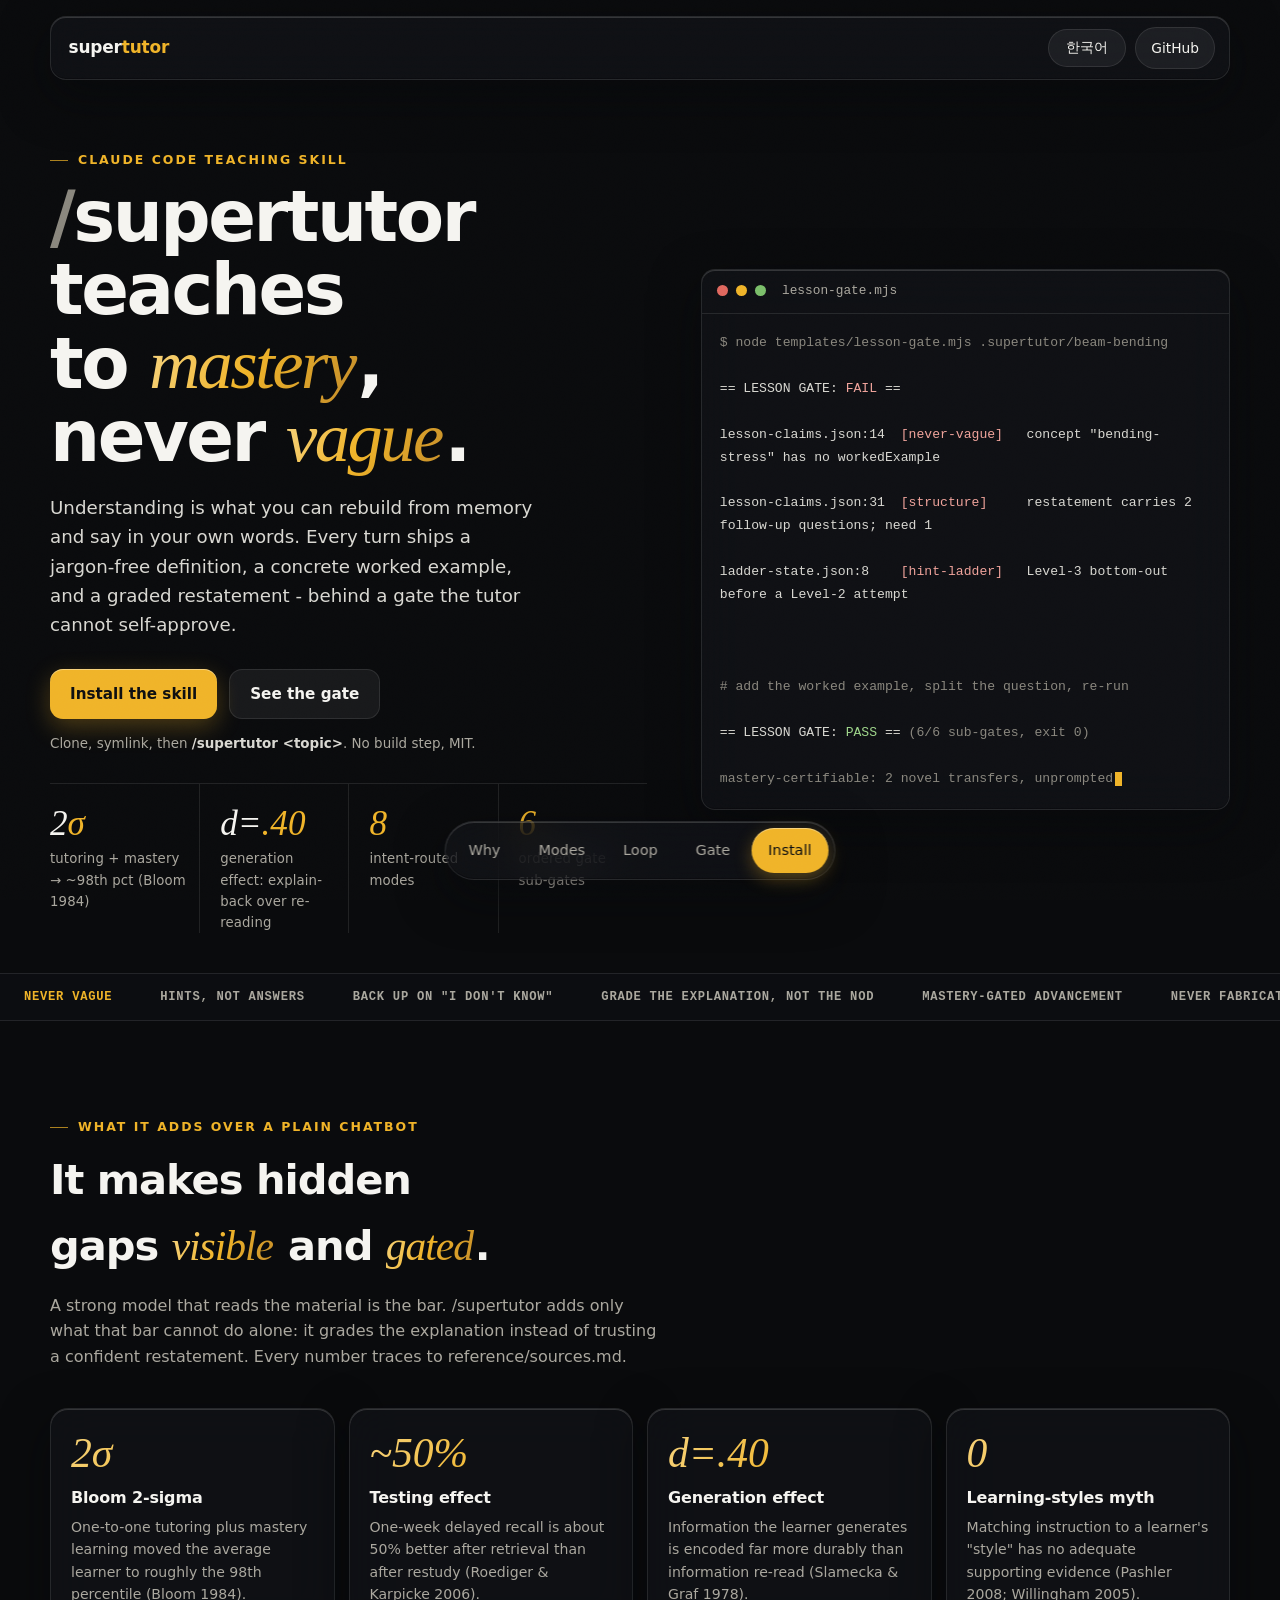
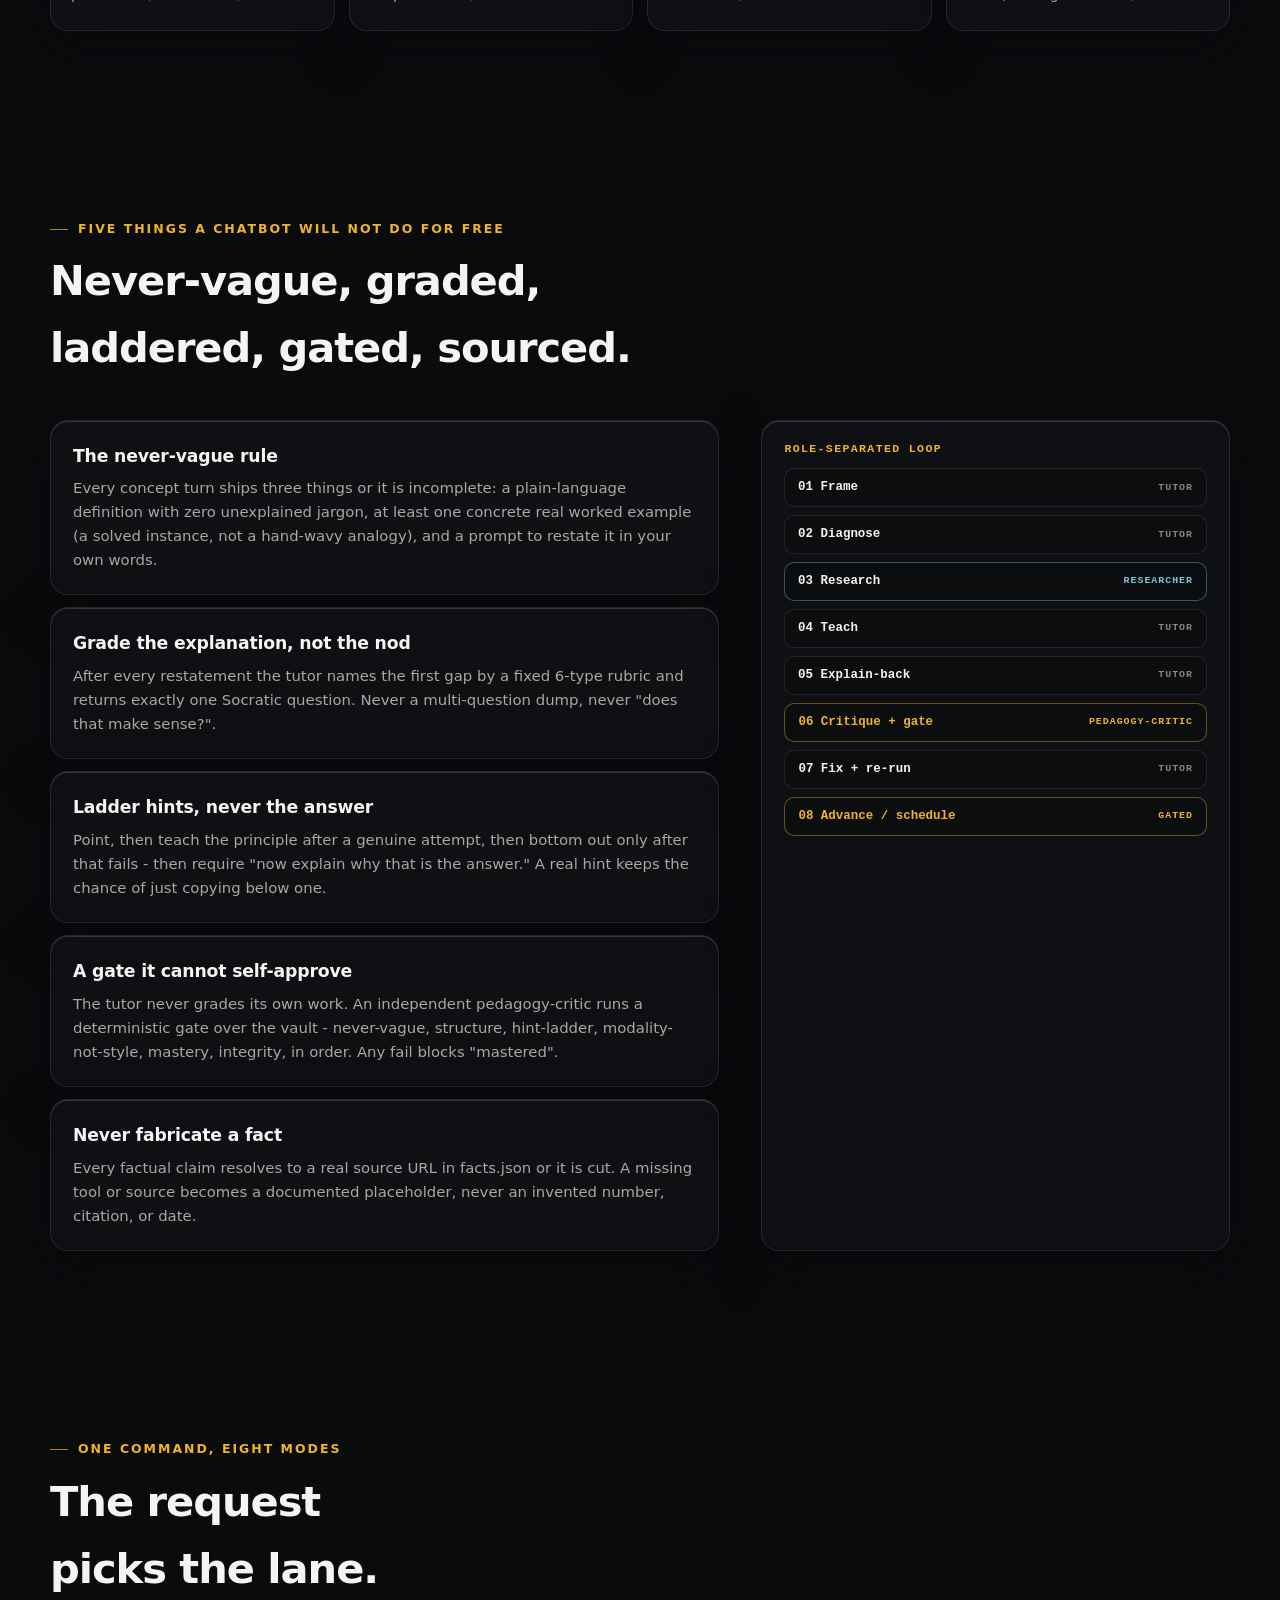
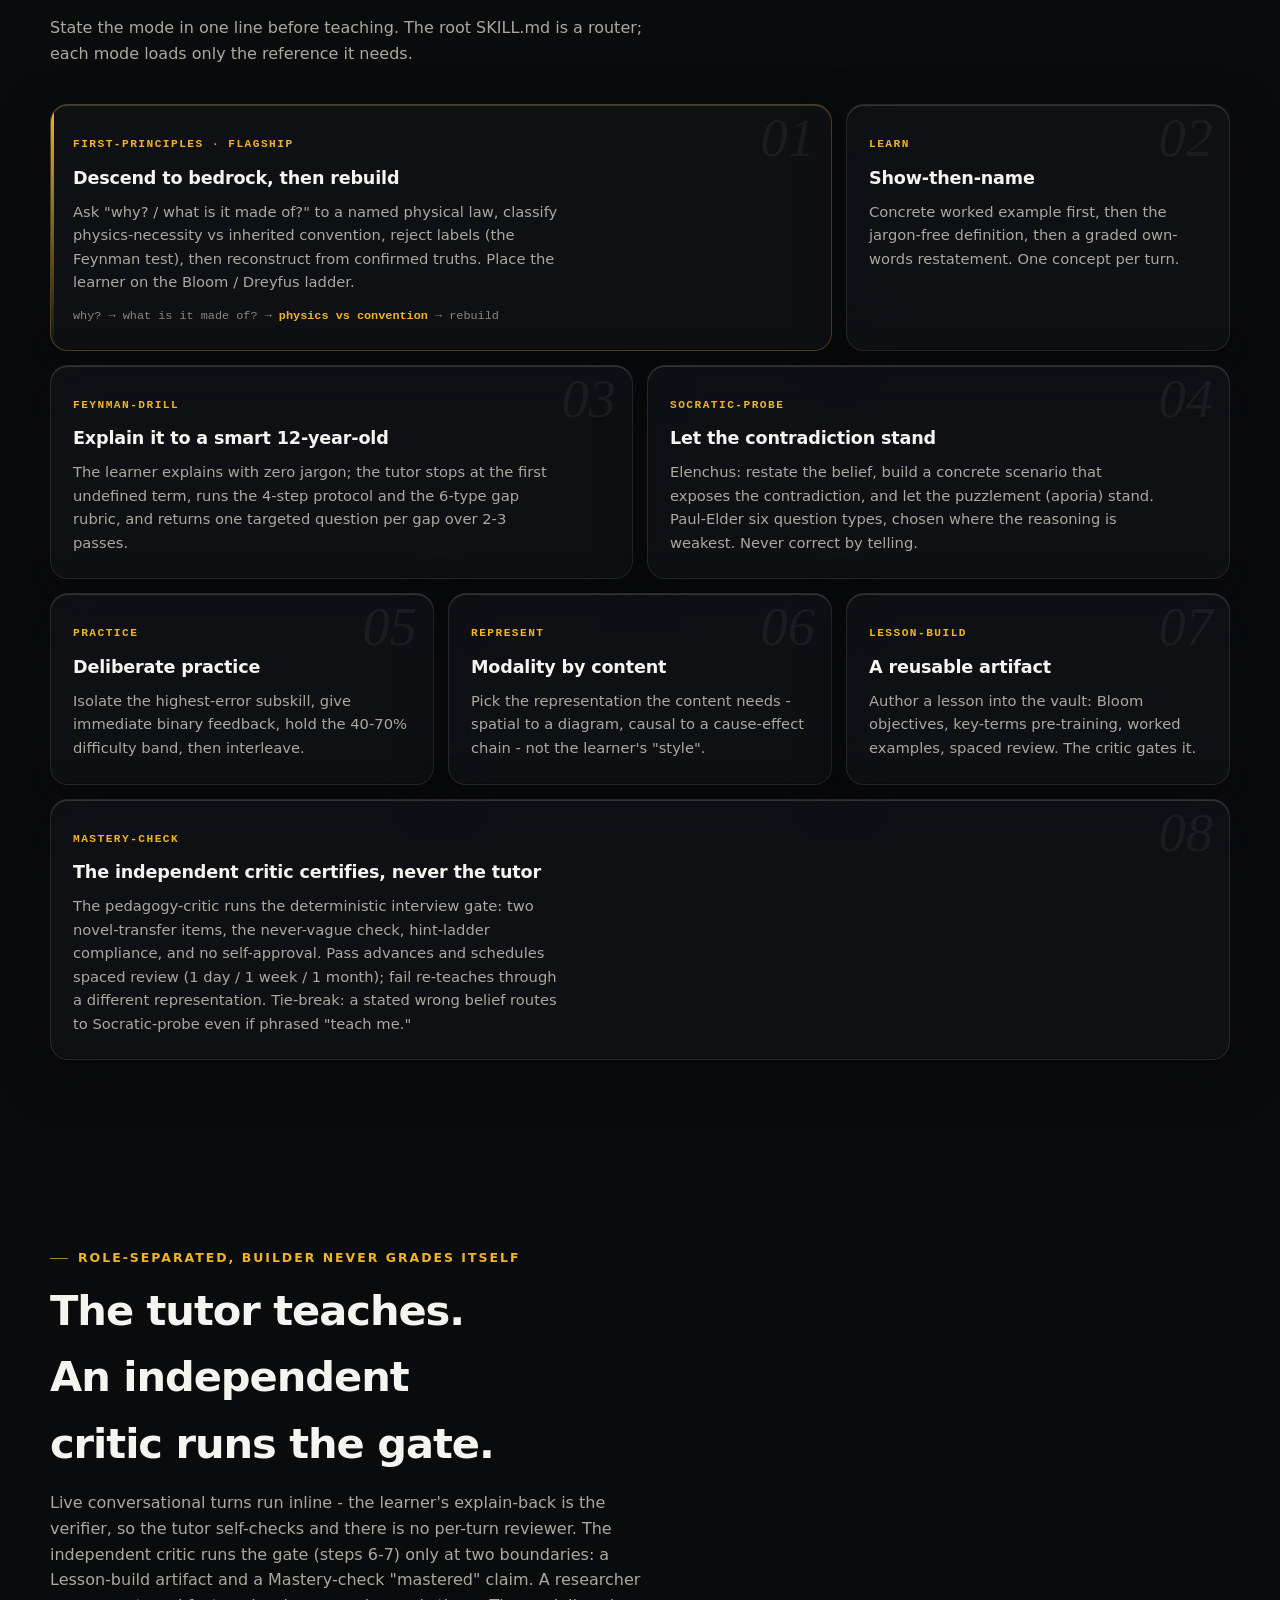
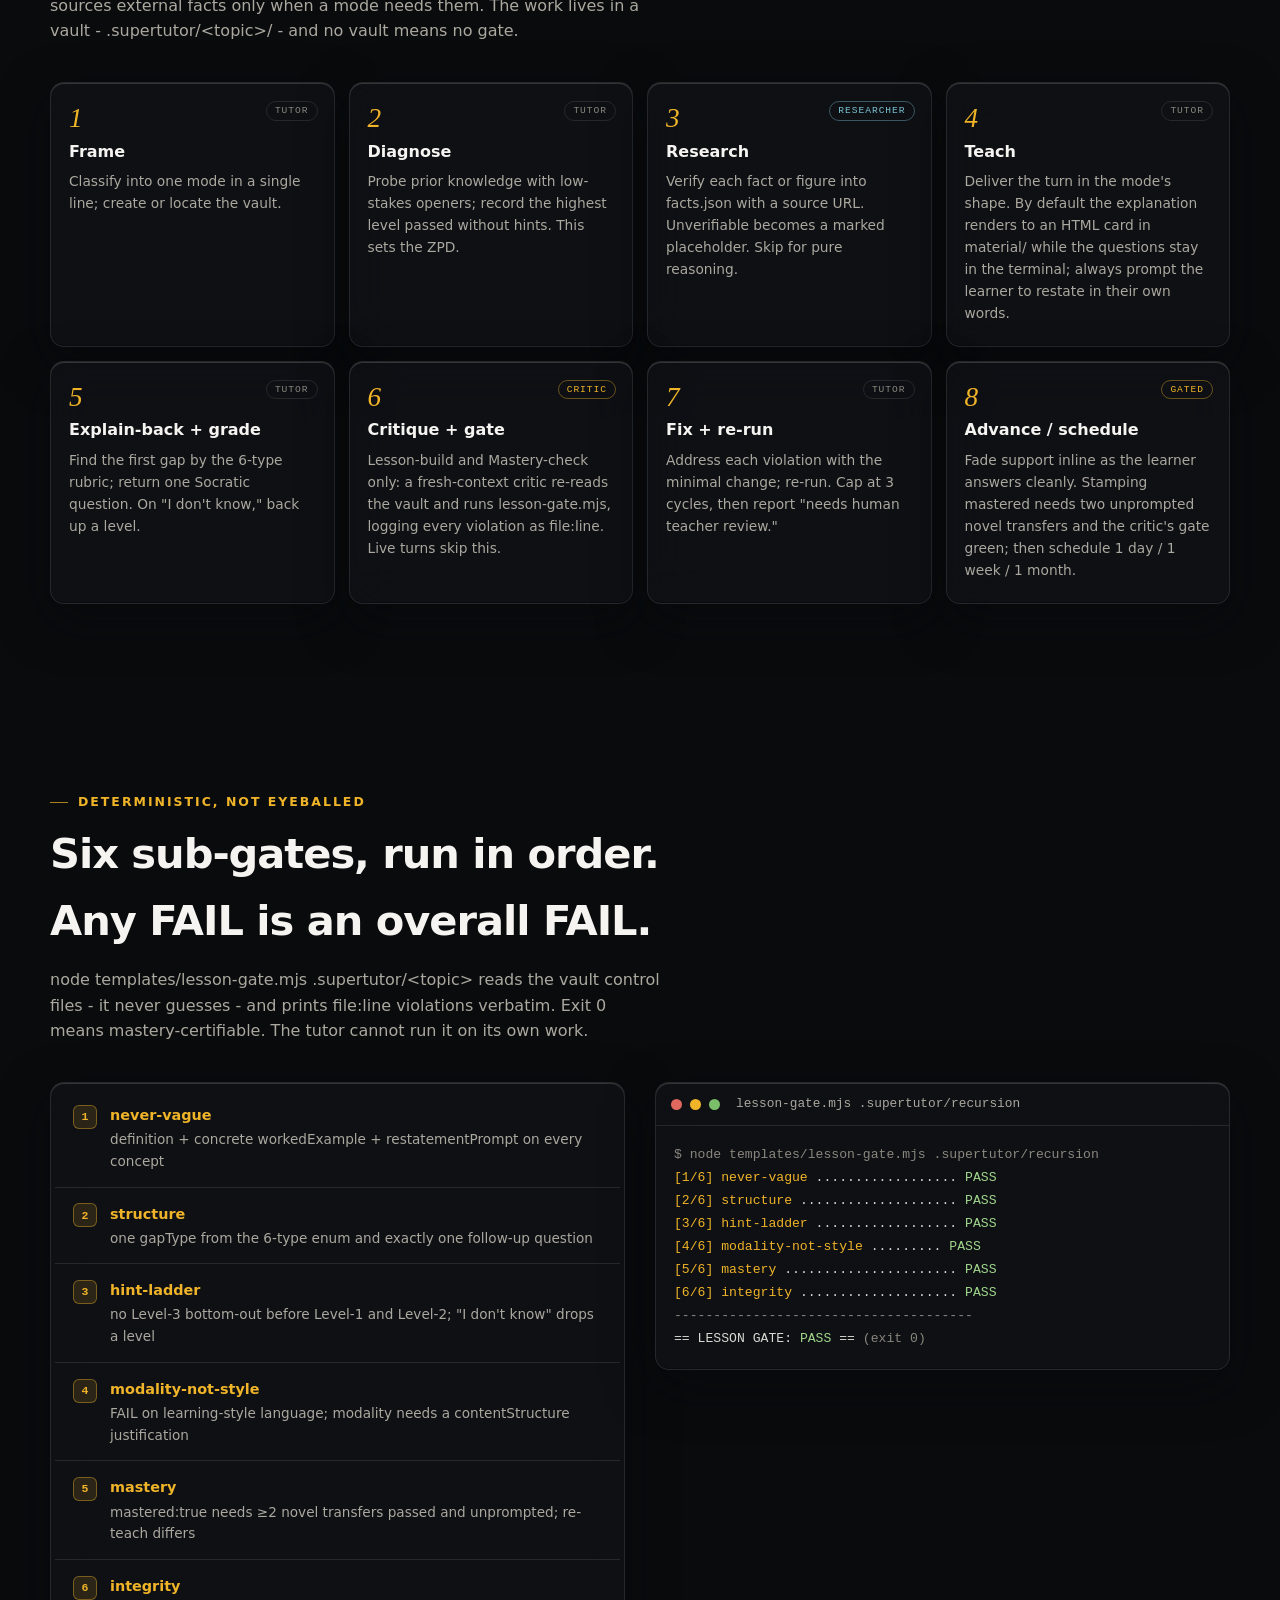
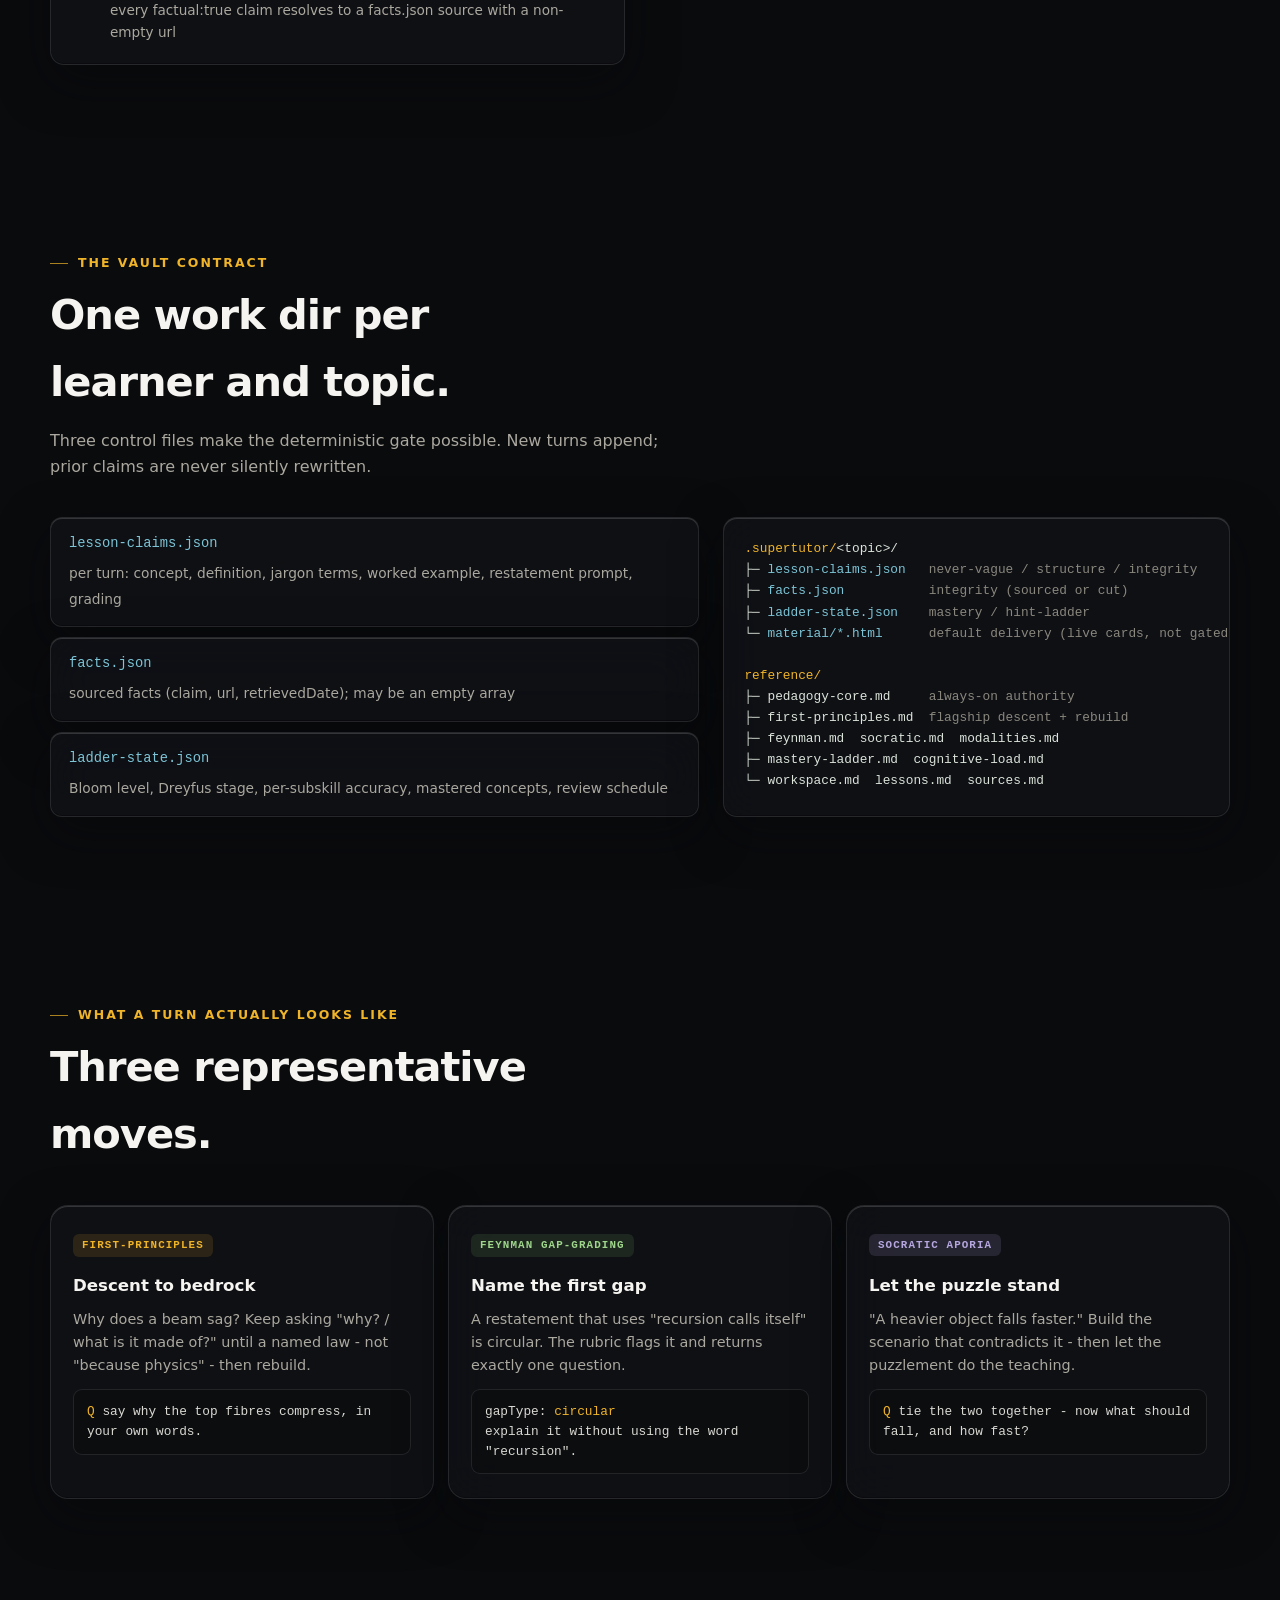
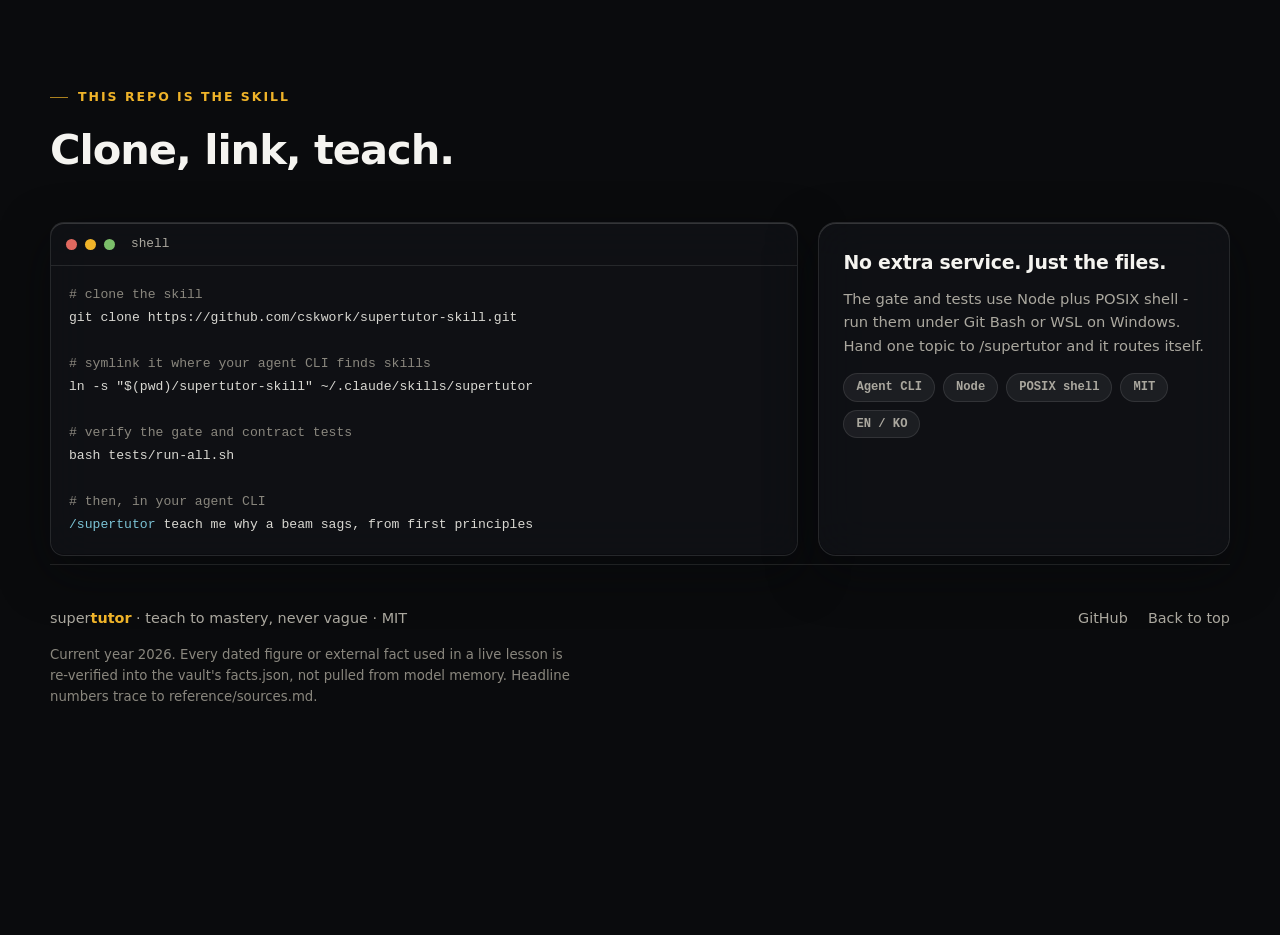
<file: docs/index.html>
<!doctype html>
<html lang="en">
<head>
<meta charset="utf-8">
<meta name="viewport" content="width=device-width, initial-scale=1">
<title>/supertutor - teach to mastery, never vague</title>
<meta name="description" content="A Claude Code skill that teaches anyone anything to genuine mastery - first-principles engineering as the flagship - via Feynman explain-back and Socratic hints, behind a deterministic gate the tutor cannot self-approve. English and Korean.">
<meta property="og:title" content="/supertutor - teach to mastery, never vague">
<meta property="og:description" content="Never-vague teaching: a jargon-free definition, a concrete worked example, and a graded own-words restatement on every turn. Behind a gate with no self-approval.">
<meta property="og:type" content="website">
<link rel="icon" href="data:image/svg+xml,%3Csvg xmlns='http://www.w3.org/2000/svg' viewBox='0 0 32 32'%3E%3Crect width='32' height='32' rx='8' fill='%23f0b429'/%3E%3Ctext x='16' y='23' font-family='Georgia,serif' font-style='italic' font-size='20' font-weight='600' text-anchor='middle' fill='%230a0b0d'%3Et%3C/text%3E%3C/svg%3E">
<style>
  :root{
    --bg:#0a0b0d; --glass:rgba(20,22,27,.58); --glass-strong:rgba(20,22,27,.78);
    --ink:#f5f4f0; --body:#d9d8d2; --muted:#aba89f; --soft:#8a877e;
    --line:rgba(245,244,240,.10); --line-strong:rgba(245,244,240,.18);
    --accent:#f0b429; --accent-deep:#c8902a; --accent-soft:rgba(240,180,41,.13);
    --accent-ink:#0e0f11;
    --green:#9fd68b; --green-deep:#7bbf6a; --green-soft:rgba(123,191,106,.13);
    --red:#f0a39b; --red-soft:rgba(240,163,155,.12);
    --cyan:#7cc4d6; --violet:#b6a7e0;
    --hl:rgba(245,244,240,.16); --hl-soft:rgba(245,244,240,.06);
    --shadow:0 16px 48px rgba(6,7,9,.5);
    --ease:cubic-bezier(.16,1,.3,1);
    --r-card:18px; --r-term:14px;
    --maxw:1180px; --fs:1;
    --sans:ui-sans-serif, system-ui, -apple-system, "Segoe UI", "Noto Sans KR", "Apple SD Gothic Neo", "Malgun Gothic", sans-serif;
    --serif:"Newsreader", Georgia, "Times New Roman", serif;
    --mono:ui-monospace, "SF Mono", "JetBrains Mono", Consolas, "Liberation Mono", Menlo, monospace;
  }
  *{box-sizing:border-box}
  html{scroll-behavior:smooth; background:var(--bg)}
  body{
    margin:0; min-width:320px; background:var(--bg); color:var(--body);
    font-family:var(--sans); font-size:calc(16px * var(--fs)); line-height:1.6;
    -webkit-font-smoothing:antialiased; padding-bottom:104px; overflow-x:hidden;
  }

  /* Language: .en / .ko spans toggled by html[lang]; default en. */
  html[lang="en"] .ko{ display:none !important; }
  html[lang="ko"] .en{ display:none !important; }
  html[lang="ko"] body{ word-break:keep-all; }
  html[lang="ko"] .term pre, html[lang="ko"] .ticker, html[lang="ko"] .ascii{ word-break:normal; }

  a{color:inherit; text-decoration:none}
  a:hover{color:var(--accent)}
  a:focus-visible, button:focus-visible{ outline:2px solid var(--accent); outline-offset:3px; border-radius:6px }
  code, kbd, pre, .mono{ font-family:var(--mono) }
  b{color:var(--ink)}
  .wrap{ position:relative; z-index:2; width:min(var(--maxw), calc(100% - 40px)); margin:0 auto }
  .accent{color:var(--accent)}
  .serif{
    font-family:var(--serif); font-style:italic; font-weight:500;
    background:linear-gradient(115deg,#f6d27a 6%,var(--accent) 48%,var(--accent-deep) 95%);
    -webkit-background-clip:text; background-clip:text; color:transparent; padding-right:.04em;
  }
  html[lang="ko"] .serif{ font-style:normal; font-weight:700; padding-right:0 }
  .eyebrow{ font-size:.78rem; letter-spacing:.16em; text-transform:uppercase; color:var(--accent); font-weight:600 }
  .eyebrow::before{ content:""; display:inline-block; width:18px; height:1px; background:var(--accent); vertical-align:middle; margin-right:10px; opacity:.7 }

  /* Depth layers: aurora z-3, grain z90. */
  body::before{
    content:""; position:fixed; inset:-12%; z-index:-3; pointer-events:none;
    background:
      radial-gradient(38% 46% at 14% 8%, rgba(240,180,41,.16), transparent 70%),
      radial-gradient(44% 44% at 86% 12%, rgba(124,196,214,.14), transparent 70%),
      radial-gradient(50% 50% at 80% 86%, rgba(182,167,224,.12), transparent 72%),
      radial-gradient(42% 42% at 16% 92%, rgba(123,191,106,.10), transparent 72%);
    filter:saturate(118%); animation:aurora 30s ease-in-out infinite;
  }
  @keyframes aurora{ 0%,100%{transform:translate3d(0,0,0) scale(1)} 50%{transform:translate3d(-1.4%,1.1%,0) scale(1.05)} }
  body::after{
    content:""; position:fixed; inset:0; z-index:90; pointer-events:none; opacity:.05; mix-blend-mode:overlay;
    background-image:url('data:image/svg+xml;utf8,<svg xmlns="http://www.w3.org/2000/svg" width="160" height="160"><filter id="n"><feTurbulence type="fractalNoise" baseFrequency="0.82" numOctaves="2" stitchTiles="stitch"/></filter><rect width="160" height="160" filter="url(%23n)" opacity="0.55"/></svg>');
  }

  .glass{
    background:var(--glass);
    -webkit-backdrop-filter:blur(22px) saturate(150%); backdrop-filter:blur(22px) saturate(150%);
    border:1px solid var(--line);
    box-shadow:inset 0 1px 0 var(--hl), inset 0 -1px 0 rgba(6,7,9,.4), var(--shadow);
  }
  @media (prefers-reduced-transparency:reduce){
    .glass{ background:rgba(22,24,28,.97); -webkit-backdrop-filter:none; backdrop-filter:none }
  }

  /* Glass topbar */
  .topbar{ position:fixed; top:16px; left:50%; transform:translateX(-50%); z-index:60; width:min(var(--maxw), calc(100% - 32px)); border-radius:16px }
  .top-row{ display:flex; align-items:center; justify-content:space-between; gap:14px; padding:10px 14px 10px 18px }
  .brand{ font-weight:700; color:var(--ink); font-size:1.06rem; letter-spacing:-.01em }
  .brand b{ color:var(--accent) }
  .top-right{ display:flex; gap:9px; align-items:center }
  .pill{ border:1px solid var(--line); padding:9px 15px; border-radius:999px; color:var(--ink); font-size:.86rem; background:var(--hl-soft); transition:border-color .2s var(--ease), transform .2s var(--ease) }
  .pill:hover{ border-color:rgba(240,180,41,.55); transform:translateY(-1px); color:var(--ink) }
  .lang{ cursor:pointer; font-family:inherit; min-width:78px; text-align:center }

  /* Fixed glass dock with hover magnification */
  .dock{ position:fixed; left:50%; bottom:20px; transform:translateX(-50%); z-index:60; display:flex; gap:4px; padding:6px; border-radius:999px; max-width:calc(100% - 24px) }
  .dock a{ position:relative; padding:11px 17px; border-radius:999px; color:var(--muted); font-size:.9rem; font-weight:500; white-space:nowrap; transition:color .25s var(--ease), transform .3s var(--ease) }
  .dock a:hover{ color:var(--ink); transform:translateY(-3px) scale(1.07) }
  .dock a:has(+ a:hover), .dock a:hover + a{ transform:translateY(-1px) scale(1.03) }
  .dock a.active{ color:var(--accent-ink); background:var(--accent); box-shadow:inset 0 1px 0 rgba(255,247,224,.45), 0 6px 18px rgba(240,180,41,.32) }
  @media (max-width:620px){ .dock a{ padding:10px 12px; font-size:.82rem } .dock{ gap:2px; padding:5px } }

  /* Hero */
  .hero{ padding:146px 0 40px; display:grid; grid-template-columns:1.06fr .94fr; gap:54px; align-items:center; min-height:86dvh }
  .hero h1{ font-size:clamp(2.5rem,5.6vw,4.4rem); line-height:1.04; letter-spacing:-.035em; color:var(--ink); margin:.6rem 0 0; font-weight:700; text-wrap:balance }
  .hero h1 .slash{ color:var(--soft) }
  .hero p.lede{ font-size:1.14rem; color:var(--body); max-width:42ch; margin:1.2rem 0 0 }
  [data-stage]{ opacity:0; transform:translateY(18px); animation:rise .85s var(--ease) forwards; animation-delay:calc(var(--i,0) * 110ms) }
  @keyframes rise{ to{ opacity:1; transform:none } }
  .cta-row{ display:flex; gap:12px; margin-top:30px; flex-wrap:wrap }
  .btn{ position:relative; overflow:hidden; display:inline-flex; align-items:center; gap:8px; min-height:44px; padding:12px 20px; border-radius:13px; font-weight:600; font-size:.95rem; transition:transform .25s var(--ease), box-shadow .25s var(--ease), border-color .2s var(--ease) }
  .btn-primary{ background:var(--accent); color:var(--accent-ink); box-shadow:inset 0 1px 0 rgba(255,247,224,.45), 0 8px 24px rgba(240,180,41,.28) }
  .btn-primary::after{ content:""; position:absolute; top:0; bottom:0; left:-60%; width:40%; transform:skewX(-18deg); background:linear-gradient(90deg, transparent, rgba(255,247,224,.5), transparent); transition:left .55s var(--ease) }
  .btn-primary:hover{ transform:translateY(-2px); color:var(--accent-ink) }
  .btn-primary:hover::after{ left:120% }
  .btn-ghost{ color:var(--ink); border:1px solid var(--line); background:var(--hl-soft) }
  .btn-ghost:hover{ transform:translateY(-2px); border-color:rgba(240,180,41,.5) }
  .cta-note{ margin:14px 0 0; font-size:.84rem; color:var(--muted) }
  .cta-note b{ color:var(--body); font-weight:600 }

  /* Stat grid */
  .stats{ display:grid; grid-template-columns:repeat(4,1fr); gap:0; margin:28px 0 0; border-top:1px solid var(--line) }
  .stat{ padding:22px 8px 0; border-left:1px solid var(--line) }
  .stat:first-child{ border-left:none; padding-left:0 }
  .stat:not(:first-child){ padding-left:20px }
  .stat .n{ font-family:var(--serif); font-style:italic; font-weight:500; font-size:2.2rem; color:var(--ink); line-height:1 }
  .stat .n em{ font-style:inherit; color:var(--accent) }
  .stat p{ margin:.45rem 0 0; font-size:.83rem; color:var(--muted); letter-spacing:.01em }
  @media (max-width:820px){ .stats{ grid-template-columns:1fr 1fr; row-gap:22px } .stat:nth-child(3){ border-left:none; padding-left:0 } }

  /* Terminal */
  .term{ border-radius:var(--r-term); overflow:hidden }
  .term-bar{ display:flex; align-items:center; gap:8px; padding:11px 15px; border-bottom:1px solid var(--line) }
  .dot{ width:11px; height:11px; border-radius:50% }
  .dot.a{ background:#e0685f } .dot.b{ background:var(--accent) } .dot.c{ background:var(--green-deep) }
  .term-title{ margin-left:8px; font-size:.8rem; color:var(--muted); font-family:var(--mono) }
  .term pre{ margin:0; padding:18px; font-family:var(--mono); font-size:calc(.82rem * var(--fs)); line-height:1.75; color:var(--body); overflow-x:auto; white-space:pre-wrap }
  .term .ok{ color:var(--green) } .term .bad{ color:var(--red) } .term .dim{ color:var(--soft) } .term .cy{ color:var(--cyan) } .term .am{ color:var(--accent) }
  .tline{ display:block; opacity:0; animation:lineIn .01s steps(1) forwards; animation-delay:var(--t,0s) }
  @keyframes lineIn{ to{ opacity:1 } }
  .caret::after{ content:""; display:inline-block; width:.55em; height:1.05em; margin-left:2px; vertical-align:text-bottom; background:var(--accent); animation:blink 1.1s steps(1) infinite }
  @keyframes blink{ 50%{ opacity:0 } }

  /* Ticker */
  .ticker-wrap{ position:relative; z-index:2; border-top:1px solid var(--line); border-bottom:1px solid var(--line); overflow:hidden; background:rgba(14,16,20,.6) }
  .ticker{ display:flex; gap:0; width:max-content; animation:tick 34s linear infinite }
  .ticker-wrap:hover .ticker{ animation-play-state:paused }
  @keyframes tick{ to{ transform:translateX(-50%) } }
  .ticker span{ display:inline-flex; align-items:center; min-height:46px; padding:0 24px; color:var(--muted); font:700 .76rem/1 var(--mono); letter-spacing:.06em; text-transform:uppercase; white-space:nowrap }
  .ticker b{ color:var(--accent) }

  /* Sections */
  section{ padding:clamp(58px,8vw,92px) 0; position:relative; z-index:2 }
  section[id]{ scroll-margin-top:92px }
  .sec-head{ max-width:60ch }
  .sec-head h2{ font-size:clamp(1.8rem,3.5vw,2.6rem); color:var(--ink); letter-spacing:-.025em; margin:.5rem 0 0; font-weight:700; text-wrap:balance }
  .sec-head p{ color:var(--muted); margin:.8rem 0 0; font-size:calc(1rem * var(--fs)) }

  /* Why metrics */
  .metrics{ display:grid; grid-template-columns:repeat(4,1fr); gap:14px; margin-top:38px }
  .metric{ padding:24px 20px; border-radius:var(--r-card) }
  .metric .big{ font-family:var(--serif); font-style:italic; font-weight:500; font-size:2.6rem; line-height:1; background:linear-gradient(120deg,#f6d27a,var(--accent) 55%,var(--accent-deep)); -webkit-background-clip:text; background-clip:text; color:transparent }
  html[lang="ko"] .metric .big{ font-style:normal; font-weight:700 }
  .metric h3{ margin:.7rem 0 .3rem; color:var(--ink); font-size:1rem; letter-spacing:-.01em }
  .metric p{ margin:0; color:var(--muted); font-size:.88rem }
  @media (max-width:860px){ .metrics{ grid-template-columns:1fr 1fr } }

  /* Workflow split */
  .split{ display:grid; grid-template-columns:minmax(0,1fr) minmax(300px,.7fr); gap:clamp(22px,4vw,42px); align-items:stretch; margin-top:38px }
  .claim-stack{ display:grid; gap:12px }
  .claim{ padding:22px; border-radius:var(--r-card) }
  .claim h3{ margin:0 0 7px; color:var(--ink); font-size:1.08rem; letter-spacing:-.01em }
  .claim p{ margin:0; color:var(--muted); font-size:.93rem }
  .route{ position:relative; padding:22px; border-radius:var(--r-card); overflow:hidden }
  .route h4{ margin:0 0 14px; font:600 .72rem/1 var(--mono); letter-spacing:.12em; text-transform:uppercase; color:var(--accent) }
  .route-step{ display:flex; align-items:center; justify-content:space-between; gap:14px; margin:0 0 8px; padding:11px 13px; border:1px solid var(--line); border-radius:10px; background:rgba(10,11,13,.5); color:var(--muted); font:600 .78rem/1.2 var(--mono) }
  .route-step b{ color:var(--ink) }
  .route-step .who{ font-size:.62rem; letter-spacing:.1em; text-transform:uppercase; color:var(--soft) }
  .route-step.critic{ border-color:rgba(240,180,41,.4) } .route-step.critic b{ color:var(--accent) } .route-step.critic .who{ color:var(--accent) }
  .route-step.research{ border-color:rgba(124,196,214,.4) } .route-step.research .who{ color:var(--cyan) }

  /* Bento */
  .bento{ display:grid; grid-template-columns:repeat(6,1fr); gap:14px; margin-top:38px }
  .card{ position:relative; overflow:hidden; border-radius:var(--r-card); padding:24px 22px; transition:border-color .3s var(--ease), transform .3s var(--ease) }
  .card .tag{ font:600 .7rem/1 var(--mono); letter-spacing:.13em; text-transform:uppercase; color:var(--accent) }
  .card.flag .tag{ color:var(--accent) }
  .card h3{ margin:.55rem 0 0; color:var(--ink); font-size:1.1rem; letter-spacing:-.01em; position:relative }
  .card p{ margin:.5rem 0 0; font-size:.92rem; color:var(--muted); position:relative; max-width:52ch }
  .card .pipe{ margin-top:14px; font:.74rem/1.5 var(--mono); color:var(--soft) }
  .card .pipe b{ color:var(--accent); font-weight:600 }
  .card .gnum{ position:absolute; right:16px; top:6px; font-family:var(--serif); font-style:italic; font-size:3.4rem; line-height:1; color:rgba(245,244,240,.06); user-select:none; pointer-events:none }
  .card::after{ content:""; position:absolute; inset:0; border-radius:inherit; opacity:0; pointer-events:none; transition:opacity .35s var(--ease); background:radial-gradient(240px circle at var(--mx,50%) var(--my,40%), rgba(240,180,41,.12), transparent 65%) }
  .card:hover{ border-color:rgba(240,180,41,.35); transform:translateY(-2px) }
  .card:hover::after{ opacity:1 }
  .card.flag{ border-color:rgba(240,180,41,.3) }
  .card.flag::before{ content:""; position:absolute; left:0; top:0; bottom:0; width:3px; background:linear-gradient(180deg,var(--accent),transparent) }
  .card.s6{ grid-column:span 6 } .card.s4{ grid-column:span 4 } .card.s3{ grid-column:span 3 } .card.s2{ grid-column:span 2 }
  @media (max-width:900px){ .bento{ grid-template-columns:1fr 1fr } .card.s6,.card.s4,.card.s3,.card.s2{ grid-column:span 1 } }
  @media (max-width:560px){ .bento{ grid-template-columns:1fr } }

  /* Loop */
  .loop{ display:grid; grid-template-columns:repeat(4,1fr); gap:14px; margin-top:38px }
  .step{ position:relative; border-radius:var(--r-term); padding:22px 18px }
  .step .n{ font-family:var(--serif); font-style:italic; font-size:1.7rem; color:var(--accent); line-height:1 }
  .step h3{ margin:.4rem 0 0; color:var(--ink); font-size:1rem }
  .step p{ margin:.35rem 0 0; font-size:.86rem; color:var(--muted) }
  .role{ position:absolute; top:18px; right:16px; font:.6rem/1 var(--mono); letter-spacing:.1em; text-transform:uppercase; color:var(--soft); border:1px solid var(--line); border-radius:999px; padding:4px 8px }
  .role.critic{ color:var(--accent); border-color:rgba(240,180,41,.4) }
  .role.research{ color:var(--cyan); border-color:rgba(124,196,214,.4) }
  @media (max-width:900px){ .loop{ grid-template-columns:1fr 1fr } }
  @media (max-width:520px){ .loop{ grid-template-columns:1fr } }

  /* Gate */
  .gate-grid{ display:grid; grid-template-columns:1fr 1fr; gap:30px; align-items:start; margin-top:38px }
  .gate-list{ list-style:none; padding:6px 4px; margin:0; border-radius:var(--r-term) }
  .gate-list li{ padding:14px 18px; border-bottom:1px solid var(--line); color:var(--body); font-size:.94rem; display:flex; gap:13px; align-items:baseline }
  .gate-list li:last-child{ border-bottom:none }
  .gate-list li .no{ display:inline-grid; place-items:center; flex:0 0 auto; width:24px; height:24px; border-radius:6px; border:1px solid rgba(240,180,41,.4); background:var(--accent-soft); color:var(--accent); font:700 .72rem/1 var(--mono) }
  .gate-list li .k{ color:var(--accent); font-weight:600; white-space:nowrap; font-size:.9rem }
  .gate-list li .d{ color:var(--muted); display:block; font-size:.85rem; margin-top:2px }
  @media (max-width:860px){ .gate-grid{ grid-template-columns:1fr } }

  /* Vault */
  .vault{ display:grid; grid-template-columns:minmax(0,1fr) minmax(300px,.78fr); gap:24px; margin-top:38px; align-items:stretch }
  .files{ display:grid; gap:10px }
  .file-chip{ padding:15px 18px; border-radius:12px }
  .file-chip code{ display:block; margin-bottom:5px; color:var(--cyan); font-size:.86rem }
  .file-chip span{ color:var(--muted); font-size:.86rem }
  .ascii{ margin:0; padding:20px; border-radius:var(--r-term); color:#dbe3da; font:calc(.8rem * var(--fs))/1.65 var(--mono); white-space:pre; overflow-x:auto }
  .ascii .c{ color:var(--cyan) } .ascii .a{ color:var(--accent) } .ascii .dim{ color:var(--soft) }

  /* Proof */
  .proof-grid{ display:grid; grid-template-columns:repeat(3,1fr); gap:14px; margin-top:38px }
  .proof{ padding:24px 22px; border-radius:var(--r-card) }
  .proof .tag{ display:inline-flex; padding:6px 9px; border-radius:6px; background:var(--accent-soft); color:var(--accent); font:600 .68rem/1 var(--mono); letter-spacing:.1em; text-transform:uppercase; margin-bottom:16px }
  .proof.fp .tag{ background:var(--accent-soft); color:var(--accent) }
  .proof.fy .tag{ background:var(--green-soft); color:var(--green) }
  .proof.so .tag{ background:rgba(182,167,224,.14); color:var(--violet) }
  .proof h3{ margin:0 0 8px; color:var(--ink); font-size:1.04rem }
  .proof p{ margin:0; color:var(--muted); font-size:.9rem }
  .proof .ex{ margin-top:12px; padding:12px 13px; border-radius:9px; border:1px solid var(--line); background:rgba(10,11,13,.5); color:var(--body); font:.8rem/1.55 var(--mono) }
  .proof .ex .q{ color:var(--accent) }
  @media (max-width:860px){ .proof-grid{ grid-template-columns:1fr } }

  /* Install */
  .install{ display:grid; grid-template-columns:minmax(0,1fr) minmax(280px,.55fr); gap:20px; align-items:stretch; margin-top:38px }
  .install-card{ padding:24px; border-radius:var(--r-card) }
  .install-card h3{ margin:0 0 10px; color:var(--ink); font-size:1.18rem; letter-spacing:-.01em }
  .install-card p{ margin:0 0 16px; color:var(--muted); font-size:.92rem }
  .pill-row{ display:flex; flex-wrap:wrap; gap:8px }
  .tag-pill{ border:1px solid var(--line); border-radius:999px; padding:7px 12px; color:var(--muted); background:var(--hl-soft); font:600 .76rem/1 var(--mono) }
  @media (max-width:860px){ .install{ grid-template-columns:1fr } }

  footer{ margin-top:8px; padding:42px 0 18px; color:var(--muted); font-size:.9rem; position:relative; z-index:2; border-top:1px solid var(--line) }
  .foot-row{ display:flex; justify-content:space-between; gap:20px; flex-wrap:wrap; align-items:center }
  .foot-row b{ color:var(--accent) }
  .foot-note{ margin-top:14px; font-size:.83rem; color:var(--soft); max-width:62ch }
  footer a:hover{ color:var(--ink) }

  .reveal{ opacity:0; transform:translateY(16px); transition:opacity .7s var(--ease), transform .7s var(--ease); transition-delay:var(--d,0s) }
  .reveal.in{ opacity:1; transform:none }

  @media (max-width:900px){
    .hero{ grid-template-columns:1fr; gap:34px; min-height:0; padding-top:124px }
    .hero p.lede{ max-width:58ch }
    .split{ grid-template-columns:1fr }
    .vault{ grid-template-columns:1fr }
  }

  @media (prefers-reduced-motion:reduce){
    html{ scroll-behavior:auto }
    *,*::before,*::after{ animation-duration:.001ms !important; animation-iteration-count:1 !important; transition-duration:.001ms !important }
    .reveal{ opacity:1; transform:none }
    [data-stage]{ opacity:1; transform:none; animation:none }
    .tline{ opacity:1; animation:none } .caret::after{ animation:none }
    .ticker{ animation:none; flex-wrap:wrap; width:auto }
    body::before{ animation:none }
    .btn-primary::after{ display:none }
    .btn:hover,.pill:hover,.card:hover,.dock a:hover{ transform:none }
    ::view-transition-group(*),::view-transition-old(*),::view-transition-new(*){ animation:none !important }
  }
</style>
</head>
<body>

<header class="topbar glass">
  <div class="top-row">
    <div class="brand">super<b>tutor</b></div>
    <div class="top-right">
      <button id="langToggle" class="pill lang" aria-label="Switch language / 언어 전환"><span class="en">한국어</span><span class="ko">EN</span></button>
      <a class="pill" href="https://github.com/cskwork/supertutor-skill">GitHub</a>
    </div>
  </div>
</header>

<nav class="dock glass" aria-label="Sections">
  <a href="#why" class="dock-link"><span class="en">Why</span><span class="ko">이유</span></a>
  <a href="#modes" class="dock-link"><span class="en">Modes</span><span class="ko">모드</span></a>
  <a href="#loop" class="dock-link"><span class="en">Loop</span><span class="ko">루프</span></a>
  <a href="#gate" class="dock-link"><span class="en">Gate</span><span class="ko">게이트</span></a>
  <a href="#install" class="dock-link"><span class="en">Install</span><span class="ko">설치</span></a>
</nav>

<main>
<section class="hero wrap" id="top">
  <div>
    <span class="eyebrow" data-stage style="--i:0"><span class="en">Claude Code teaching skill</span><span class="ko">Claude Code 학습 스킬</span></span>
    <h1 data-stage style="--i:1">
      <span class="en"><span class="slash">/</span>supertutor teaches to <span class="serif">mastery</span>, never <span class="serif">vague</span>.</span>
      <span class="ko"><span class="slash">/</span>supertutor, 진짜 <span class="serif">이해</span>까지. 절대 <span class="serif">모호하지 않게</span>.</span>
    </h1>
    <p class="lede" data-stage style="--i:2">
      <span class="en">Understanding is what you can rebuild from memory and say in your own words. Every turn ships a jargon-free definition, a concrete worked example, and a graded restatement - behind a gate the tutor cannot self-approve.</span>
      <span class="ko">이해란 기억에서 다시 세우고 자기 말로 설명할 수 있는 것입니다. 모든 턴은 군더더기 없는 정의, 구체적인 풀이 예시, 채점된 되말하기를 함께 냅니다. 게이트는 가르친 쪽이 스스로 통과시키지 못합니다.</span>
    </p>
    <div class="cta-row" data-stage style="--i:3">
      <a class="btn btn-primary" href="#install"><span class="en">Install the skill</span><span class="ko">스킬 설치하기</span></a>
      <a class="btn btn-ghost" href="#gate"><span class="en">See the gate</span><span class="ko">게이트 살펴보기</span></a>
    </div>
    <p class="cta-note" data-stage style="--i:3">
      <span class="en">Clone, symlink, then <b>/supertutor &lt;topic&gt;</b>. No build step, MIT.</span>
      <span class="ko">클론하고 심링크한 뒤 <b>/supertutor &lt;주제&gt;</b>. 빌드 과정 없음, MIT.</span>
    </p>
    <div class="stats" data-stage style="--i:4">
      <div class="stat"><div class="n">2<em>&sigma;</em></div><p><span class="en">tutoring + mastery &rarr; ~98th pct (Bloom 1984)</span><span class="ko">개인 교습 + 완전학습 &rarr; ~98 백분위 (Bloom 1984)</span></p></div>
      <div class="stat"><div class="n">d=<em>.40</em></div><p><span class="en">generation effect: explain-back over re-reading</span><span class="ko">생성 효과: 다시 읽기보다 되말하기</span></p></div>
      <div class="stat"><div class="n"><em>8</em></div><p><span class="en">intent-routed modes</span><span class="ko">의도로 나뉘는 모드</span></p></div>
      <div class="stat"><div class="n"><em>6</em></div><p><span class="en">ordered gate sub-gates</span><span class="ko">순서대로 도는 서브게이트</span></p></div>
    </div>
  </div>

  <div class="term glass" data-stage style="--i:2" aria-label="example lesson-gate.mjs output">
    <div class="term-bar"><span class="dot a"></span><span class="dot b"></span><span class="dot c"></span><span class="term-title">lesson-gate.mjs</span></div>
<pre><span class="tline" style="--t:.4s"><span class="dim">$ node templates/lesson-gate.mjs .supertutor/beam-bending</span></span>
<span class="tline" style="--t:.9s">== LESSON GATE: <span class="bad">FAIL</span> ==</span>
<span class="tline" style="--t:1.15s">lesson-claims.json:14  <span class="bad">[never-vague]</span>   concept "bending-stress" has no workedExample</span>
<span class="tline" style="--t:1.4s">lesson-claims.json:31  <span class="bad">[structure]</span>     restatement carries 2 follow-up questions; need 1</span>
<span class="tline" style="--t:1.65s">ladder-state.json:8    <span class="bad">[hint-ladder]</span>   Level-3 bottom-out before a Level-2 attempt</span>
<span class="tline" style="--t:2.05s"> </span>
<span class="tline" style="--t:2.25s"><span class="dim"># add the worked example, split the question, re-run</span></span>
<span class="tline" style="--t:2.7s">== LESSON GATE: <span class="ok">PASS</span> == <span class="dim">(6/6 sub-gates, exit 0)</span></span>
<span class="tline caret" style="--t:3.1s"><span class="dim">mastery-certifiable: 2 novel transfers, unprompted</span></span></pre>
  </div>
</section>

<div class="ticker-wrap" aria-hidden="true">
  <div class="ticker">
    <span><b>never vague</b></span><span>hints, not answers</span><span>back up on "I don't know"</span><span>grade the explanation, not the nod</span><span>mastery-gated advancement</span><span>never fabricate</span><span>tutor &ne; critic</span><span>content-driven modality</span>
    <span><b>never vague</b></span><span>hints, not answers</span><span>back up on "I don't know"</span><span>grade the explanation, not the nod</span><span>mastery-gated advancement</span><span>never fabricate</span><span>tutor &ne; critic</span><span>content-driven modality</span>
  </div>
</div>

<section id="why">
  <div class="wrap">
    <div class="sec-head reveal">
      <span class="eyebrow"><span class="en">What it adds over a plain chatbot</span><span class="ko">일반 챗봇과 다른 점</span></span>
      <h2><span class="en">It makes hidden gaps <span class="serif">visible</span> and <span class="serif">gated</span>.</span><span class="ko">숨은 빈틈을 <span class="serif">드러내고</span> <span class="serif">막아냅니다</span>.</span></h2>
      <p><span class="en">A strong model that reads the material is the bar. /supertutor adds only what that bar cannot do alone: it grades the explanation instead of trusting a confident restatement. Every number traces to reference/sources.md.</span><span class="ko">자료를 읽는 좋은 모델이 기준선입니다. /supertutor는 그 기준선이 혼자 하지 못하는 것만 더합니다. 자신 있는 되말하기를 믿는 대신 설명 자체를 채점합니다. 모든 수치는 reference/sources.md로 추적됩니다.</span></p>
    </div>
    <div class="metrics">
      <div class="metric glass reveal">
        <div class="big">2&sigma;</div>
        <h3><span class="en">Bloom 2-sigma</span><span class="ko">Bloom 2시그마</span></h3>
        <p><span class="en">One-to-one tutoring plus mastery learning moved the average learner to roughly the 98th percentile (Bloom 1984).</span><span class="ko">개인 교습과 완전학습을 더하면 평균 학습자가 약 98 백분위로 올라갔습니다 (Bloom 1984).</span></p>
      </div>
      <div class="metric glass reveal" style="--d:.06s">
        <div class="big">~50%</div>
        <h3><span class="en">Testing effect</span><span class="ko">시험 효과</span></h3>
        <p><span class="en">One-week delayed recall is about 50% better after retrieval than after restudy (Roediger &amp; Karpicke 2006).</span><span class="ko">검색 연습은 다시 공부하기보다 1주 뒤 회상이 약 50% 더 좋았습니다 (Roediger &amp; Karpicke 2006).</span></p>
      </div>
      <div class="metric glass reveal" style="--d:.12s">
        <div class="big">d=.40</div>
        <h3><span class="en">Generation effect</span><span class="ko">생성 효과</span></h3>
        <p><span class="en">Information the learner generates is encoded far more durably than information re-read (Slamecka &amp; Graf 1978).</span><span class="ko">학습자가 스스로 만들어 낸 정보는 다시 읽은 정보보다 훨씬 오래 남습니다 (Slamecka &amp; Graf 1978).</span></p>
      </div>
      <div class="metric glass reveal" style="--d:.18s">
        <div class="big">0</div>
        <h3><span class="en">Learning-styles myth</span><span class="ko">학습 스타일 신화</span></h3>
        <p><span class="en">Matching instruction to a learner's "style" has no adequate supporting evidence (Pashler 2008; Willingham 2005).</span><span class="ko">학습자의 "스타일"에 맞춘 교수법을 뒷받침할 충분한 근거는 없습니다 (Pashler 2008; Willingham 2005).</span></p>
      </div>
    </div>
  </div>
</section>

<section id="workflow">
  <div class="wrap">
    <div class="sec-head reveal">
      <span class="eyebrow"><span class="en">Five things a chatbot will not do for free</span><span class="ko">챗봇이 거저 해 주지 않는 다섯 가지</span></span>
      <h2><span class="en">Never-vague, graded, laddered, gated, sourced.</span><span class="ko">모호하지 않게, 채점하고, 단계로, 게이트로, 출처로.</span></h2>
    </div>
    <div class="split">
      <div class="claim-stack">
        <div class="claim glass reveal">
          <h3><span class="en">The never-vague rule</span><span class="ko">절대 모호하지 않기 규칙</span></h3>
          <p><span class="en">Every concept turn ships three things or it is incomplete: a plain-language definition with zero unexplained jargon, at least one concrete real worked example (a solved instance, not a hand-wavy analogy), and a prompt to restate it in your own words.</span><span class="ko">모든 개념 턴은 세 가지를 냅니다. 설명 안 된 전문용어가 없는 정의, 최소 하나의 구체적인 실제 풀이 예시(어설픈 비유가 아닌 풀린 사례), 그리고 자기 말로 되말하게 하는 질문입니다. 하나라도 빠지면 미완성입니다.</span></p>
        </div>
        <div class="claim glass reveal" style="--d:.06s">
          <h3><span class="en">Grade the explanation, not the nod</span><span class="ko">고개 끄덕임이 아니라 설명을 채점</span></h3>
          <p><span class="en">After every restatement the tutor names the first gap by a fixed 6-type rubric and returns exactly one Socratic question. Never a multi-question dump, never "does that make sense?".</span><span class="ko">되말할 때마다 6가지 빈틈 루브릭으로 첫 번째 빈틈을 짚고 소크라테스식 질문을 정확히 하나만 돌려줍니다. 질문을 한꺼번에 쏟지 않고, "이해되나요?"라고 묻지 않습니다.</span></p>
        </div>
        <div class="claim glass reveal" style="--d:.12s">
          <h3><span class="en">Ladder hints, never the answer</span><span class="ko">답이 아니라 단계별 힌트</span></h3>
          <p><span class="en">Point, then teach the principle after a genuine attempt, then bottom out only after that fails - then require "now explain why that is the answer." A real hint keeps the chance of just copying below one.</span><span class="ko">먼저 가리키고, 진짜 시도 뒤에 원리를 가르치고, 그게 실패할 때만 답을 줍니다. 답을 준 뒤에는 "왜 그것이 답인지 설명하기"를 요구합니다. 진짜 힌트는 그냥 베낄 확률을 1 미만으로 둡니다.</span></p>
        </div>
        <div class="claim glass reveal" style="--d:.18s">
          <h3><span class="en">A gate it cannot self-approve</span><span class="ko">스스로 통과시킬 수 없는 게이트</span></h3>
          <p><span class="en">The tutor never grades its own work. An independent pedagogy-critic runs a deterministic gate over the vault - never-vague, structure, hint-ladder, modality-not-style, mastery, integrity, in order. Any fail blocks "mastered".</span><span class="ko">튜터는 자기 작업을 채점하지 않습니다. 독립적인 페다고지 크리틱이 볼트에 결정적 게이트를 순서대로 돌립니다. 절대-모호금지, 구조, 힌트-사다리, 스타일아님, 숙달, 무결성. 하나라도 실패하면 "숙달"을 막습니다.</span></p>
        </div>
        <div class="claim glass reveal" style="--d:.24s">
          <h3><span class="en">Never fabricate a fact</span><span class="ko">사실을 지어내지 않기</span></h3>
          <p><span class="en">Every factual claim resolves to a real source URL in facts.json or it is cut. A missing tool or source becomes a documented placeholder, never an invented number, citation, or date.</span><span class="ko">모든 사실 주장은 facts.json의 실제 출처 URL로 연결되거나 삭제됩니다. 도구나 출처가 없으면 지어낸 수치·인용·날짜가 아니라 명시된 자리표시자로 둡니다.</span></p>
        </div>
      </div>
      <div class="route glass reveal" style="--d:.08s" aria-label="role-separated loop">
        <h4><span class="en">role-separated loop</span><span class="ko">역할 분리 루프</span></h4>
        <div class="route-step"><b>01 Frame</b><span class="who en">tutor</span><span class="who ko">튜터</span></div>
        <div class="route-step"><b>02 Diagnose</b><span class="who en">tutor</span><span class="who ko">튜터</span></div>
        <div class="route-step research"><b>03 Research</b><span class="who en">researcher</span><span class="who ko">리서처</span></div>
        <div class="route-step"><b>04 Teach</b><span class="who en">tutor</span><span class="who ko">튜터</span></div>
        <div class="route-step"><b>05 Explain-back</b><span class="who en">tutor</span><span class="who ko">튜터</span></div>
        <div class="route-step critic"><b>06 Critique + gate</b><span class="who en">pedagogy-critic</span><span class="who ko">검토자</span></div>
        <div class="route-step"><b>07 Fix + re-run</b><span class="who en">tutor</span><span class="who ko">튜터</span></div>
        <div class="route-step critic"><b>08 Advance / schedule</b><span class="who en">gated</span><span class="who ko">게이트 통과 후</span></div>
      </div>
    </div>
  </div>
</section>

<section id="modes">
  <div class="wrap">
    <div class="sec-head reveal">
      <span class="eyebrow"><span class="en">One command, eight modes</span><span class="ko">명령 하나, 여덟 모드</span></span>
      <h2><span class="en">The request picks the lane.</span><span class="ko">요청에 따라 경로가 정해집니다.</span></h2>
      <p><span class="en">State the mode in one line before teaching. The root SKILL.md is a router; each mode loads only the reference it needs.</span><span class="ko">가르치기 전에 모드를 한 줄로 밝힙니다. 루트 SKILL.md는 라우터이고, 각 모드는 필요한 레퍼런스만 불러옵니다.</span></p>
    </div>
    <div class="bento">
      <div class="card glass flag s4 reveal"><span class="gnum">01</span><span class="tag">First-principles &middot; flagship</span><h3><span class="en">Descend to bedrock, then rebuild</span><span class="ko">바닥까지 내려갔다가 다시 세우기</span></h3><p><span class="en">Ask "why? / what is it made of?" to a named physical law, classify physics-necessity vs inherited convention, reject labels (the Feynman test), then reconstruct from confirmed truths. Place the learner on the Bloom / Dreyfus ladder.</span><span class="ko">"왜? / 무엇으로 이루어졌나?"를 명명된 물리 법칙까지 묻고, 물리적 필연인지 물려받은 관습인지 가른 뒤, 라벨을 거부합니다(파인만 테스트). 그다음 확인된 진리만으로 다시 세웁니다. 학습자를 Bloom / Dreyfus 사다리에 놓습니다.</span></p><div class="pipe">why? &rarr; what is it made of? &rarr; <b>physics vs convention</b> &rarr; rebuild</div></div>
      <div class="card glass s2 reveal" style="--d:.06s"><span class="gnum">02</span><span class="tag">Learn</span><h3><span class="en">Show-then-name</span><span class="ko">보여주고 이름 붙이기</span></h3><p><span class="en">Concrete worked example first, then the jargon-free definition, then a graded own-words restatement. One concept per turn.</span><span class="ko">구체적인 풀이 예시를 먼저, 그다음 군더더기 없는 정의, 그다음 채점되는 되말하기. 한 턴에 한 개념.</span></p></div>
      <div class="card glass s3 reveal"><span class="gnum">03</span><span class="tag">Feynman-drill</span><h3><span class="en">Explain it to a smart 12-year-old</span><span class="ko">똘똘한 12살에게 설명하기</span></h3><p><span class="en">The learner explains with zero jargon; the tutor stops at the first undefined term, runs the 4-step protocol and the 6-type gap rubric, and returns one targeted question per gap over 2-3 passes.</span><span class="ko">학습자가 전문용어 없이 설명하면, 튜터는 정의 안 된 첫 용어에서 멈추고 4단계 프로토콜과 6가지 빈틈 루브릭을 돌려 빈틈마다 질문 하나씩, 2~3회 반복합니다.</span></p></div>
      <div class="card glass s3 reveal" style="--d:.06s"><span class="gnum">04</span><span class="tag">Socratic-probe</span><h3><span class="en">Let the contradiction stand</span><span class="ko">모순이 드러나게 두기</span></h3><p><span class="en">Elenchus: restate the belief, build a concrete scenario that exposes the contradiction, and let the puzzlement (aporia) stand. Paul-Elder six question types, chosen where the reasoning is weakest. Never correct by telling.</span><span class="ko">엘렝코스: 믿음을 다시 말하고, 모순을 드러내는 구체적 상황을 만들고, 그 당혹감(아포리아)을 그대로 둡니다. 추론이 가장 약한 곳에서 Paul-Elder 여섯 질문 유형을 고릅니다. 말로 고쳐 주지 않습니다.</span></p></div>
      <div class="card glass s2 reveal"><span class="gnum">05</span><span class="tag">Practice</span><h3><span class="en">Deliberate practice</span><span class="ko">의도적 연습</span></h3><p><span class="en">Isolate the highest-error subskill, give immediate binary feedback, hold the 40-70% difficulty band, then interleave.</span><span class="ko">오답이 가장 많은 하위 기술을 떼어내 즉시 맞다/틀리다 피드백을 주고, 40~70% 난이도 구간을 유지한 뒤 섞어 냅니다.</span></p></div>
      <div class="card glass s2 reveal" style="--d:.06s"><span class="gnum">06</span><span class="tag">Represent</span><h3><span class="en">Modality by content</span><span class="ko">내용이 정하는 표현</span></h3><p><span class="en">Pick the representation the content needs - spatial to a diagram, causal to a cause-effect chain - not the learner's "style".</span><span class="ko">학습자의 "스타일"이 아니라 내용이 필요로 하는 표현을 고릅니다. 공간형은 다이어그램, 인과형은 원인-결과 사슬로.</span></p></div>
      <div class="card glass s2 reveal" style="--d:.12s"><span class="gnum">07</span><span class="tag">Lesson-build</span><h3><span class="en">A reusable artifact</span><span class="ko">재사용 가능한 산출물</span></h3><p><span class="en">Author a lesson into the vault: Bloom objectives, key-terms pre-training, worked examples, spaced review. The critic gates it.</span><span class="ko">볼트에 레슨을 씁니다. Bloom 목표, 핵심 용어 사전학습, 풀이 예시, 분산 복습까지. 검토자가 게이트합니다.</span></p></div>
      <div class="card glass s6 reveal"><span class="gnum">08</span><span class="tag">Mastery-check</span><h3><span class="en">The independent critic certifies, never the tutor</span><span class="ko">튜터가 아니라 독립 검토자가 인증합니다</span></h3><p><span class="en">The pedagogy-critic runs the deterministic interview gate: two novel-transfer items, the never-vague check, hint-ladder compliance, and no self-approval. Pass advances and schedules spaced review (1 day / 1 week / 1 month); fail re-teaches through a different representation. Tie-break: a stated wrong belief routes to Socratic-probe even if phrased "teach me."</span><span class="ko">검토자(pedagogy-critic)가 결정적 인터뷰 게이트를 돌립니다. 새로운 전이 문항 두 개, 절대 모호하지 않기 검사, 힌트 사다리 준수, 자기 승인 없음. 통과하면 진급하고 분산 복습을 잡습니다(1일 / 1주 / 1개월). 실패하면 다른 표현으로 다시 가르칩니다. 동률 규칙: "가르쳐 줘"라고 해도 잘못된 믿음이 명시되면 Socratic-probe로 보냅니다.</span></p></div>
    </div>
  </div>
</section>

<section id="loop">
  <div class="wrap">
    <div class="sec-head reveal">
      <span class="eyebrow"><span class="en">Role-separated, builder never grades itself</span><span class="ko">역할 분리, 만든 쪽이 채점하지 않음</span></span>
      <h2><span class="en">The tutor teaches. An independent critic runs the gate.</span><span class="ko">튜터가 가르치고, 독립 검토자가 게이트를 돌립니다.</span></h2>
      <p><span class="en">Live conversational turns run inline - the learner's explain-back is the verifier, so the tutor self-checks and there is no per-turn reviewer. The independent critic runs the gate (steps 6-7) only at two boundaries: a Lesson-build artifact and a Mastery-check "mastered" claim. A researcher sources external facts only when a mode needs them. The work lives in a vault - .supertutor/&lt;topic&gt;/ - and no vault means no gate.</span><span class="ko">라이브 대화 턴은 인라인으로 진행됩니다 - 학습자의 explain-back이 검증자라, 튜터가 자가 점검하고 매 턴 검토자는 없습니다. 독립 검토자는 두 경계에서만 게이트(6~7단계)를 돌립니다: Lesson-build 산출물과 Mastery-check "mastered" 주장. 리서처는 모드가 필요로 할 때만 외부 사실을 출처와 함께 가져옵니다. 작업은 볼트(.supertutor/&lt;주제&gt;/)에 살고, 볼트가 없으면 게이트도 없습니다.</span></p>
    </div>
    <div class="loop">
      <div class="step glass reveal"><span class="role"><span class="en">tutor</span><span class="ko">튜터</span></span><div class="n">1</div><h3><span class="en">Frame</span><span class="ko">분류</span></h3><p><span class="en">Classify into one mode in a single line; create or locate the vault.</span><span class="ko">한 줄로 한 모드로 분류하고, 볼트를 만들거나 찾습니다.</span></p></div>
      <div class="step glass reveal" style="--d:.05s"><span class="role"><span class="en">tutor</span><span class="ko">튜터</span></span><div class="n">2</div><h3><span class="en">Diagnose</span><span class="ko">진단</span></h3><p><span class="en">Probe prior knowledge with low-stakes openers; record the highest level passed without hints. This sets the ZPD.</span><span class="ko">가벼운 질문으로 사전 지식을 떠보고, 힌트 없이 통과한 최고 수준을 기록합니다. 이것이 ZPD를 정합니다.</span></p></div>
      <div class="step glass reveal" style="--d:.1s"><span class="role research"><span class="en">researcher</span><span class="ko">리서처</span></span><div class="n">3</div><h3><span class="en">Research</span><span class="ko">조사</span></h3><p><span class="en">Verify each fact or figure into facts.json with a source URL. Unverifiable becomes a marked placeholder. Skip for pure reasoning.</span><span class="ko">각 사실·수치를 출처 URL과 함께 facts.json에 검증합니다. 확인 불가는 표시된 자리표시자로. 순수 추론이면 생략.</span></p></div>
      <div class="step glass reveal" style="--d:.15s"><span class="role"><span class="en">tutor</span><span class="ko">튜터</span></span><div class="n">4</div><h3><span class="en">Teach</span><span class="ko">교육</span></h3><p><span class="en">Deliver the turn in the mode's shape. By default the explanation renders to an HTML card in material/ while the questions stay in the terminal; always prompt the learner to restate in their own words.</span><span class="ko">모드 형태에 맞춰 턴을 냅니다. 기본적으로 설명은 material/의 HTML 카드로, 질문은 터미널에 둡니다. 언제나 자기 말로 되말하도록 요청합니다.</span></p></div>
      <div class="step glass reveal"><span class="role"><span class="en">tutor</span><span class="ko">튜터</span></span><div class="n">5</div><h3><span class="en">Explain-back + grade</span><span class="ko">되말하기 + 채점</span></h3><p><span class="en">Find the first gap by the 6-type rubric; return one Socratic question. On "I don't know," back up a level.</span><span class="ko">6가지 루브릭으로 첫 빈틈을 찾아 질문 하나를 냅니다. "모르겠어요"면 한 단계 내려갑니다.</span></p></div>
      <div class="step glass reveal" style="--d:.05s"><span class="role critic"><span class="en">critic</span><span class="ko">검토자</span></span><div class="n">6</div><h3><span class="en">Critique + gate</span><span class="ko">검토 + 게이트</span></h3><p><span class="en">Lesson-build and Mastery-check only: a fresh-context critic re-reads the vault and runs lesson-gate.mjs, logging every violation as file:line. Live turns skip this.</span><span class="ko">Lesson-build와 Mastery-check에서만: 새 맥락의 검토자가 볼트를 다시 읽고 lesson-gate.mjs를 돌려 모든 위반을 file:line으로 남깁니다. 라이브 턴은 건너뜁니다.</span></p></div>
      <div class="step glass reveal" style="--d:.1s"><span class="role"><span class="en">tutor</span><span class="ko">튜터</span></span><div class="n">7</div><h3><span class="en">Fix + re-run</span><span class="ko">수정 + 재실행</span></h3><p><span class="en">Address each violation with the minimal change; re-run. Cap at 3 cycles, then report "needs human teacher review."</span><span class="ko">위반마다 최소 변경으로 고치고 다시 돌립니다. 3회까지, 그 뒤엔 "사람 교사 검토 필요"로 보고합니다.</span></p></div>
      <div class="step glass reveal" style="--d:.15s"><span class="role critic"><span class="en">gated</span><span class="ko">게이트</span></span><div class="n">8</div><h3><span class="en">Advance / schedule</span><span class="ko">진급 / 일정</span></h3><p><span class="en">Fade support inline as the learner answers cleanly. Stamping mastered needs two unprompted novel transfers and the critic's gate green; then schedule 1 day / 1 week / 1 month.</span><span class="ko">학습자가 깔끔하게 답하면 지원을 줄이는 것은 인라인입니다. mastered로 찍으려면 힌트 없는 새 전이 두 개와 검토자의 게이트 green이 필요하고, 그 뒤 1일 / 1주 / 1개월로 잡습니다.</span></p></div>
    </div>
  </div>
</section>

<section id="gate">
  <div class="wrap">
    <div class="sec-head reveal">
      <span class="eyebrow"><span class="en">Deterministic, not eyeballed</span><span class="ko">눈대중이 아니라 결정적으로</span></span>
      <h2><span class="en">Six sub-gates, run in order. Any FAIL is an overall FAIL.</span><span class="ko">여섯 서브게이트를 순서대로. 하나라도 FAIL이면 전체 FAIL.</span></h2>
      <p><span class="en">node templates/lesson-gate.mjs .supertutor/&lt;topic&gt; reads the vault control files - it never guesses - and prints file:line violations verbatim. Exit 0 means mastery-certifiable. The tutor cannot run it on its own work.</span><span class="ko">node templates/lesson-gate.mjs .supertutor/&lt;주제&gt;는 볼트 제어 파일을 읽고 추측하지 않으며, file:line 위반을 그대로 출력합니다. 종료 코드 0은 숙달 인증 가능을 뜻합니다. 튜터는 자기 작업에 이걸 돌릴 수 없습니다.</span></p>
    </div>
    <div class="gate-grid">
      <div class="reveal">
        <ul class="gate-list glass">
          <li><span class="no">1</span><span><span class="k">never-vague</span><span class="d"><span class="en">definition + concrete workedExample + restatementPrompt on every concept</span><span class="ko">모든 개념에 정의 + 구체적 workedExample + restatementPrompt</span></span></span></li>
          <li><span class="no">2</span><span><span class="k">structure</span><span class="d"><span class="en">one gapType from the 6-type enum and exactly one follow-up question</span><span class="ko">6유형 enum의 gapType 하나와 후속 질문 정확히 하나</span></span></span></li>
          <li><span class="no">3</span><span><span class="k">hint-ladder</span><span class="d"><span class="en">no Level-3 bottom-out before Level-1 and Level-2; "I don't know" drops a level</span><span class="ko">Level-1·2 없이 Level-3 금지, "모르겠어요"는 한 단계 하강</span></span></span></li>
          <li><span class="no">4</span><span><span class="k">modality-not-style</span><span class="d"><span class="en">FAIL on learning-style language; modality needs a contentStructure justification</span><span class="ko">학습-스타일 표현이면 FAIL, 표현은 contentStructure 근거 필요</span></span></span></li>
          <li><span class="no">5</span><span><span class="k">mastery</span><span class="d"><span class="en">mastered:true needs &ge;2 novel transfers passed and unprompted; re-teach differs</span><span class="ko">mastered:true는 새 전이 2개 통과·무힌트 필요, 재교육은 다른 표현</span></span></span></li>
          <li><span class="no">6</span><span><span class="k">integrity</span><span class="d"><span class="en">every factual:true claim resolves to a facts.json source with a non-empty url</span><span class="ko">factual:true 주장은 모두 비어있지 않은 url의 facts.json 출처로 연결</span></span></span></li>
        </ul>
      </div>
      <div class="term glass reveal" style="--d:.1s" aria-label="ordered gate output">
        <div class="term-bar"><span class="dot a"></span><span class="dot b"></span><span class="dot c"></span><span class="term-title">lesson-gate.mjs .supertutor/recursion</span></div>
<pre><span class="dim">$ node templates/lesson-gate.mjs .supertutor/recursion</span>
<span class="am">[1/6] never-vague</span> .................. <span class="ok">PASS</span>
<span class="am">[2/6] structure</span> .................... <span class="ok">PASS</span>
<span class="am">[3/6] hint-ladder</span> .................. <span class="ok">PASS</span>
<span class="am">[4/6] modality-not-style</span> ......... <span class="ok">PASS</span>
<span class="am">[5/6] mastery</span> ...................... <span class="ok">PASS</span>
<span class="am">[6/6] integrity</span> .................... <span class="ok">PASS</span>
<span class="dim">--------------------------------------</span>
== LESSON GATE: <span class="ok">PASS</span> == <span class="dim">(exit 0)</span>
</pre>
      </div>
    </div>
  </div>
</section>

<section id="vault">
  <div class="wrap">
    <div class="sec-head reveal">
      <span class="eyebrow"><span class="en">The vault contract</span><span class="ko">볼트 계약</span></span>
      <h2><span class="en">One work dir per learner and topic.</span><span class="ko">학습자와 주제마다 작업 폴더 하나.</span></h2>
      <p><span class="en">Three control files make the deterministic gate possible. New turns append; prior claims are never silently rewritten.</span><span class="ko">제어 파일 세 개가 결정적 게이트를 가능하게 합니다. 새 턴은 덧붙이고, 이전 주장은 조용히 다시 쓰지 않습니다.</span></p>
    </div>
    <div class="vault">
      <div class="files">
        <div class="file-chip glass reveal"><code>lesson-claims.json</code><span class="en">per turn: concept, definition, jargon terms, worked example, restatement prompt, grading</span><span class="ko">턴마다: 개념, 정의, 전문용어, 풀이 예시, 되말하기 질문, 채점</span></div>
        <div class="file-chip glass reveal" style="--d:.06s"><code>facts.json</code><span class="en">sourced facts (claim, url, retrievedDate); may be an empty array</span><span class="ko">출처 있는 사실(claim, url, retrievedDate); 빈 배열일 수 있음</span></div>
        <div class="file-chip glass reveal" style="--d:.12s"><code>ladder-state.json</code><span class="en">Bloom level, Dreyfus stage, per-subskill accuracy, mastered concepts, review schedule</span><span class="ko">Bloom 수준, Dreyfus 단계, 하위 기술별 정확도, 완료 개념, 복습 일정</span></div>
      </div>
<pre class="ascii glass reveal" style="--d:.06s"><span class="a">.supertutor/</span>&lt;topic&gt;/
├─ <span class="c">lesson-claims.json</span>   <span class="dim">never-vague / structure / integrity</span>
├─ <span class="c">facts.json</span>           <span class="dim">integrity (sourced or cut)</span>
├─ <span class="c">ladder-state.json</span>    <span class="dim">mastery / hint-ladder</span>
└─ <span class="c">material/*.html</span>      <span class="dim">default delivery (live cards, not gated)</span>

<span class="a">reference/</span>
├─ pedagogy-core.md     <span class="dim">always-on authority</span>
├─ first-principles.md  <span class="dim">flagship descent + rebuild</span>
├─ feynman.md  socratic.md  modalities.md
├─ mastery-ladder.md  cognitive-load.md
└─ workspace.md  lessons.md  sources.md</pre>
    </div>
  </div>
</section>

<section id="proof">
  <div class="wrap">
    <div class="sec-head reveal">
      <span class="eyebrow"><span class="en">What a turn actually looks like</span><span class="ko">실제 한 턴의 모습</span></span>
      <h2><span class="en">Three representative moves.</span><span class="ko">대표 동작 셋.</span></h2>
    </div>
    <div class="proof-grid">
      <div class="proof glass fp reveal">
        <span class="tag">First-principles</span>
        <h3><span class="en">Descent to bedrock</span><span class="ko">바닥까지의 하강</span></h3>
        <p><span class="en">Why does a beam sag? Keep asking "why? / what is it made of?" until a named law - not "because physics" - then rebuild.</span><span class="ko">왜 보가 처질까? "왜? / 무엇으로 되어 있나?"를 명명된 법칙까지 묻고("물리니까"는 안 됨), 다시 세웁니다.</span></p>
        <div class="ex"><span class="q">Q</span> <span class="en">say why the top fibres compress, in your own words.</span><span class="ko">윗면 섬유가 왜 압축되는지 자기 말로 설명해 보세요.</span></div>
      </div>
      <div class="proof glass fy reveal" style="--d:.06s">
        <span class="tag">Feynman gap-grading</span>
        <h3><span class="en">Name the first gap</span><span class="ko">첫 빈틈 짚기</span></h3>
        <p><span class="en">A restatement that uses "recursion calls itself" is circular. The rubric flags it and returns exactly one question.</span><span class="ko">"재귀는 자기를 부른다"는 되말하기는 순환 정의입니다. 루브릭이 짚고 질문 하나만 돌려줍니다.</span></p>
        <div class="ex">gapType: <span class="q">circular</span><br><span class="en">explain it without using the word "recursion".</span><span class="ko">"재귀"라는 단어를 쓰지 말고 설명해 보세요.</span></div>
      </div>
      <div class="proof glass so reveal" style="--d:.12s">
        <span class="tag">Socratic aporia</span>
        <h3><span class="en">Let the puzzle stand</span><span class="ko">수수께끼를 그대로 두기</span></h3>
        <p><span class="en">"A heavier object falls faster." Build the scenario that contradicts it - then let the puzzlement do the teaching.</span><span class="ko">"무거운 물체가 더 빨리 떨어진다." 이를 반박하는 상황을 만들고, 그 당혹감이 가르치게 둡니다.</span></p>
        <div class="ex"><span class="q">Q</span> <span class="en">tie the two together - now what should fall, and how fast?</span><span class="ko">둘을 묶어 보세요. 이제 무엇이, 얼마나 빨리 떨어져야 할까요?</span></div>
      </div>
    </div>
  </div>
</section>

<section id="install">
  <div class="wrap">
    <div class="sec-head reveal">
      <span class="eyebrow"><span class="en">This repo is the skill</span><span class="ko">이 저장소가 곧 스킬</span></span>
      <h2><span class="en">Clone, link, teach.</span><span class="ko">클론하고, 연결하고, 가르치기.</span></h2>
    </div>
    <div class="install">
      <div class="term glass reveal">
        <div class="term-bar"><span class="dot a"></span><span class="dot b"></span><span class="dot c"></span><span class="term-title">shell</span></div>
<pre><span class="dim"># clone the skill</span>
git clone https://github.com/cskwork/supertutor-skill.git

<span class="dim"># symlink it where your agent CLI finds skills</span>
ln -s "$(pwd)/supertutor-skill" ~/.claude/skills/supertutor

<span class="dim"># verify the gate and contract tests</span>
bash tests/run-all.sh

<span class="dim"># then, in your agent CLI</span>
<span class="cy">/supertutor</span> teach me why a beam sags, from first principles</pre>
      </div>
      <div class="install-card glass reveal" style="--d:.08s">
        <h3><span class="en">No extra service. Just the files.</span><span class="ko">추가 서비스 없음. 파일만.</span></h3>
        <p><span class="en">The gate and tests use Node plus POSIX shell - run them under Git Bash or WSL on Windows. Hand one topic to /supertutor and it routes itself.</span><span class="ko">게이트와 테스트는 Node와 POSIX 셸을 씁니다. Windows에서는 Git Bash나 WSL로 돌리세요. /supertutor에 주제 하나를 맡기면 알아서 경로를 잡습니다.</span></p>
        <div class="pill-row">
          <span class="tag-pill">Agent CLI</span>
          <span class="tag-pill">Node</span>
          <span class="tag-pill">POSIX shell</span>
          <span class="tag-pill">MIT</span>
          <span class="tag-pill">EN / KO</span>
        </div>
      </div>
    </div>
    <footer>
      <div class="foot-row">
        <div>super<b>tutor</b> &middot; <span class="en">teach to mastery, never vague</span><span class="ko">진짜 이해까지, 절대 모호하지 않게</span> &middot; MIT</div>
        <div style="display:flex; gap:20px">
          <a href="https://github.com/cskwork/supertutor-skill">GitHub</a>
          <a href="#top"><span class="en">Back to top</span><span class="ko">맨 위로</span></a>
        </div>
      </div>
      <p class="foot-note">
        <span class="en">Current year 2026. Every dated figure or external fact used in a live lesson is re-verified into the vault's facts.json, not pulled from model memory. Headline numbers trace to reference/sources.md.</span>
        <span class="ko">현재 연도 2026. 실제 레슨에 쓰는 날짜·외부 사실은 모델 기억이 아니라 볼트의 facts.json에 다시 검증해 넣습니다. 대표 수치는 reference/sources.md로 추적됩니다.</span>
      </p>
    </footer>
  </div>
</section>
</main>

<script>
  (function(){
    var root = document.documentElement;
    var toggle = document.getElementById("langToggle");

    function setLang(lang){
      root.lang = (lang === "ko") ? "ko" : "en";
      try { localStorage.setItem("supertutor-lang", root.lang); } catch (e) {}
    }
    var saved = null; try { saved = localStorage.getItem("supertutor-lang"); } catch (e) {}
    var q = null; try { q = new URLSearchParams(location.search).get("lang"); } catch (e) {}
    var initial = (q === "en" || q === "ko") ? q
      : (saved || ((navigator.language || "en").toLowerCase().indexOf("ko") === 0 ? "ko" : "en"));
    setLang(initial);

    if (toggle) toggle.addEventListener("click", function(){
      var next = root.lang === "en" ? "ko" : "en";
      var rm = window.matchMedia && window.matchMedia("(prefers-reduced-motion: reduce)").matches;
      // View Transitions API: cross-fade the language swap. Unsupported / reduced-motion fall through.
      if (document.startViewTransition && !rm) { document.startViewTransition(function(){ setLang(next); }); }
      else { setLang(next); }
    });

    var reduce = window.matchMedia && window.matchMedia("(prefers-reduced-motion: reduce)").matches;

    // Reveal on enter: IntersectionObserver only, no scroll listener.
    var els = document.querySelectorAll(".reveal");
    if (reduce || !("IntersectionObserver" in window)) {
      els.forEach(function(e){ e.classList.add("in"); });
    } else {
      var io = new IntersectionObserver(function(entries){
        entries.forEach(function(en){ if (en.isIntersecting){ en.target.classList.add("in"); io.unobserve(en.target); } });
      }, { threshold: 0.12 });
      els.forEach(function(e, i){ e.style.setProperty("--d", (Math.min(i % 4, 3) * 0.06) + "s"); io.observe(e); });
    }

    // Pointer spotlight on bento cards: CSS vars only.
    if (!reduce && window.matchMedia && window.matchMedia("(hover:hover)").matches) {
      document.querySelectorAll(".card").forEach(function(card){
        card.addEventListener("pointermove", function(ev){
          var r = card.getBoundingClientRect();
          card.style.setProperty("--mx", (ev.clientX - r.left) + "px");
          card.style.setProperty("--my", (ev.clientY - r.top) + "px");
        });
      });
    }

    // Active dock pill via section observer (no scroll listener).
    var links = {};
    document.querySelectorAll(".dock-link").forEach(function(a){ links[a.getAttribute("href").slice(1)] = a; });
    if ("IntersectionObserver" in window) {
      var spy = new IntersectionObserver(function(entries){
        entries.forEach(function(en){
          if (en.isIntersecting){
            Object.keys(links).forEach(function(k){ links[k].classList.toggle("active", k === en.target.id); });
          }
        });
      }, { rootMargin: "-45% 0px -50% 0px" });
      ["why","modes","loop","gate","install"].forEach(function(id){ var s = document.getElementById(id); if (s) spy.observe(s); });
    }
  })();
</script>
</body>
</html>
</file>
